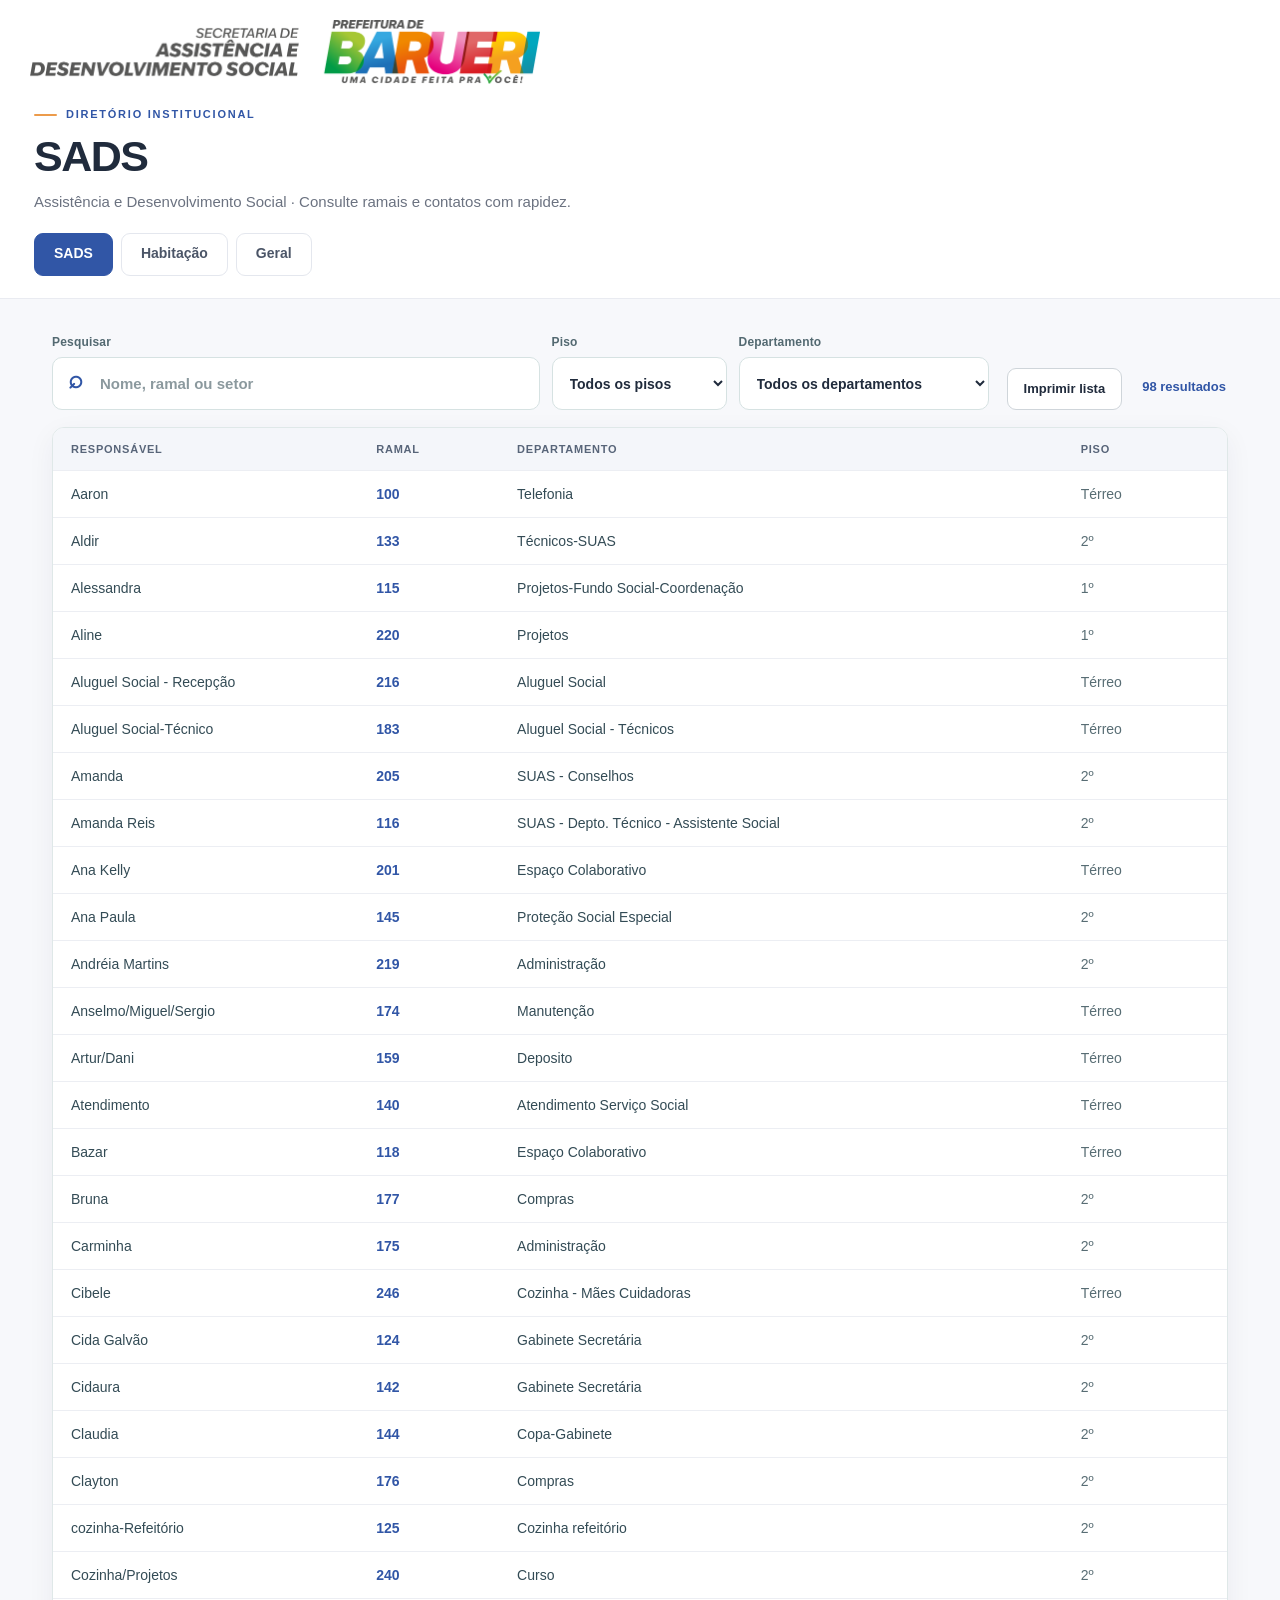
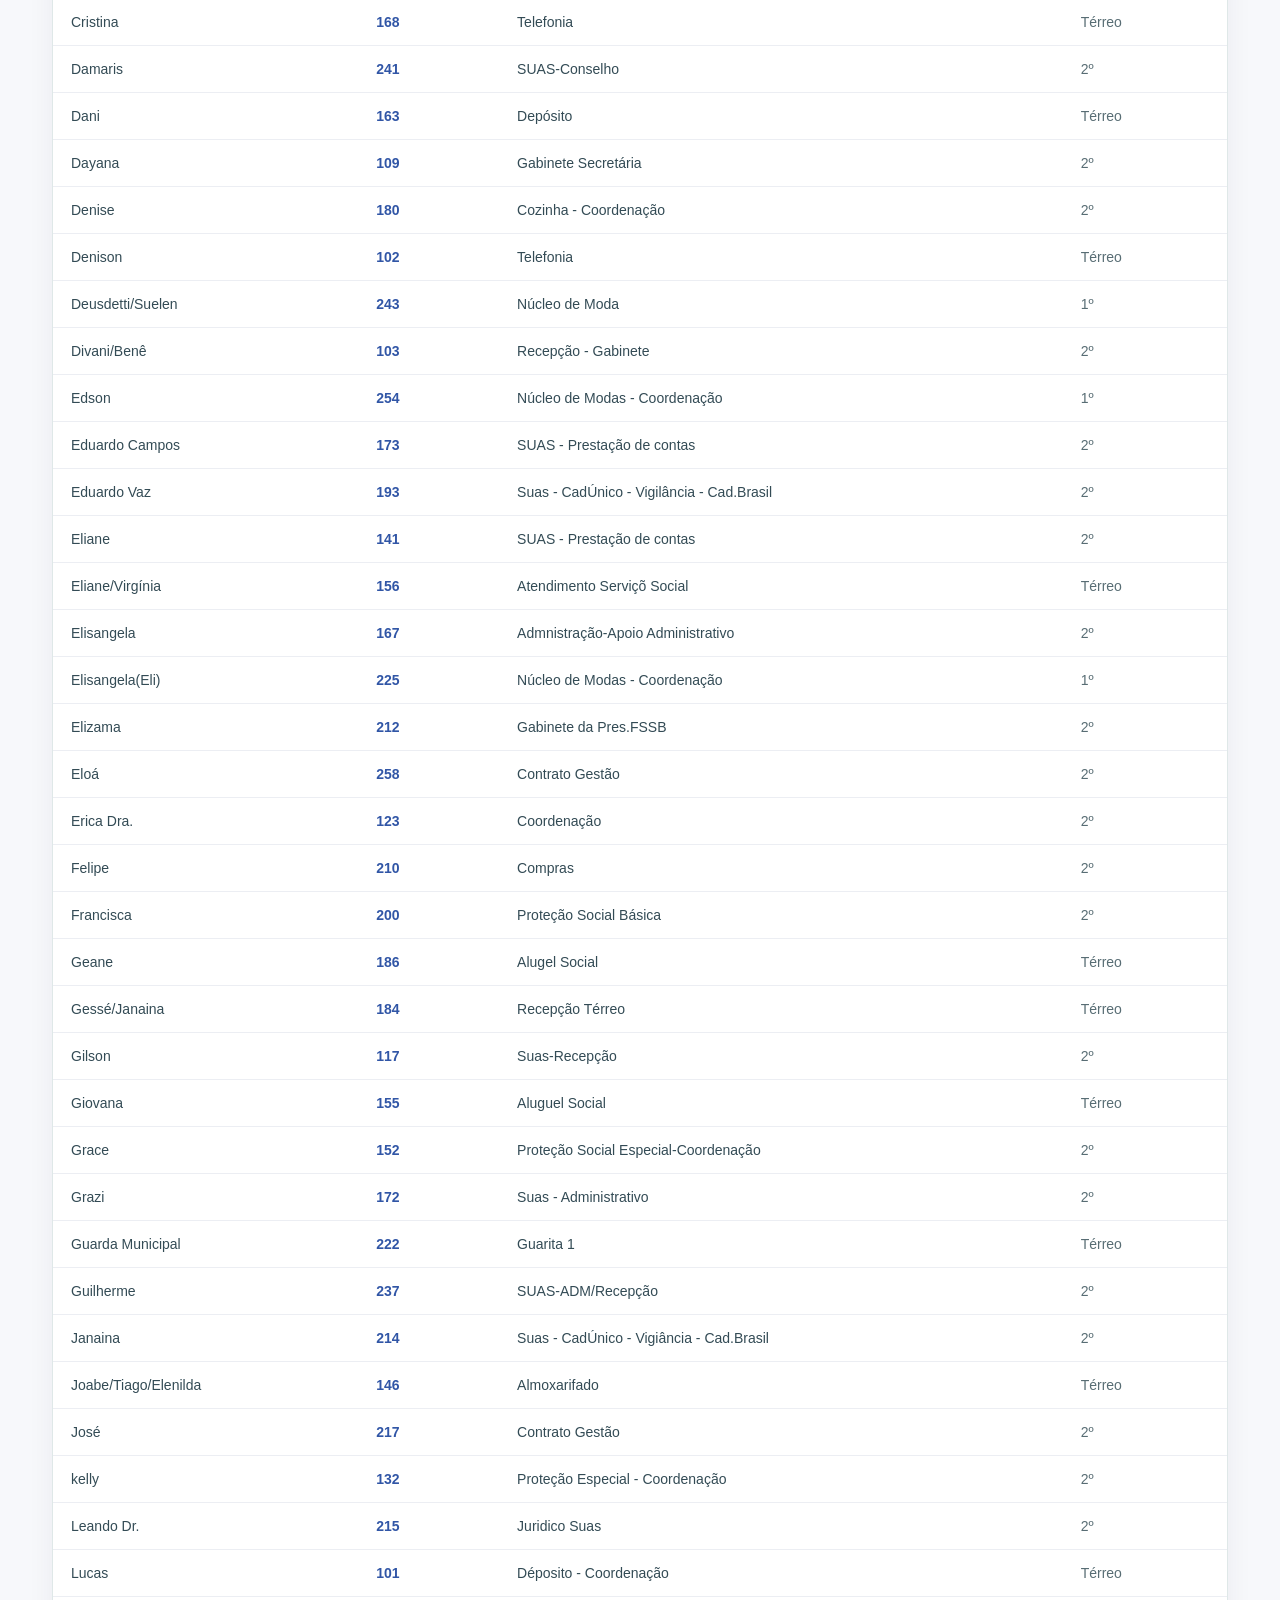
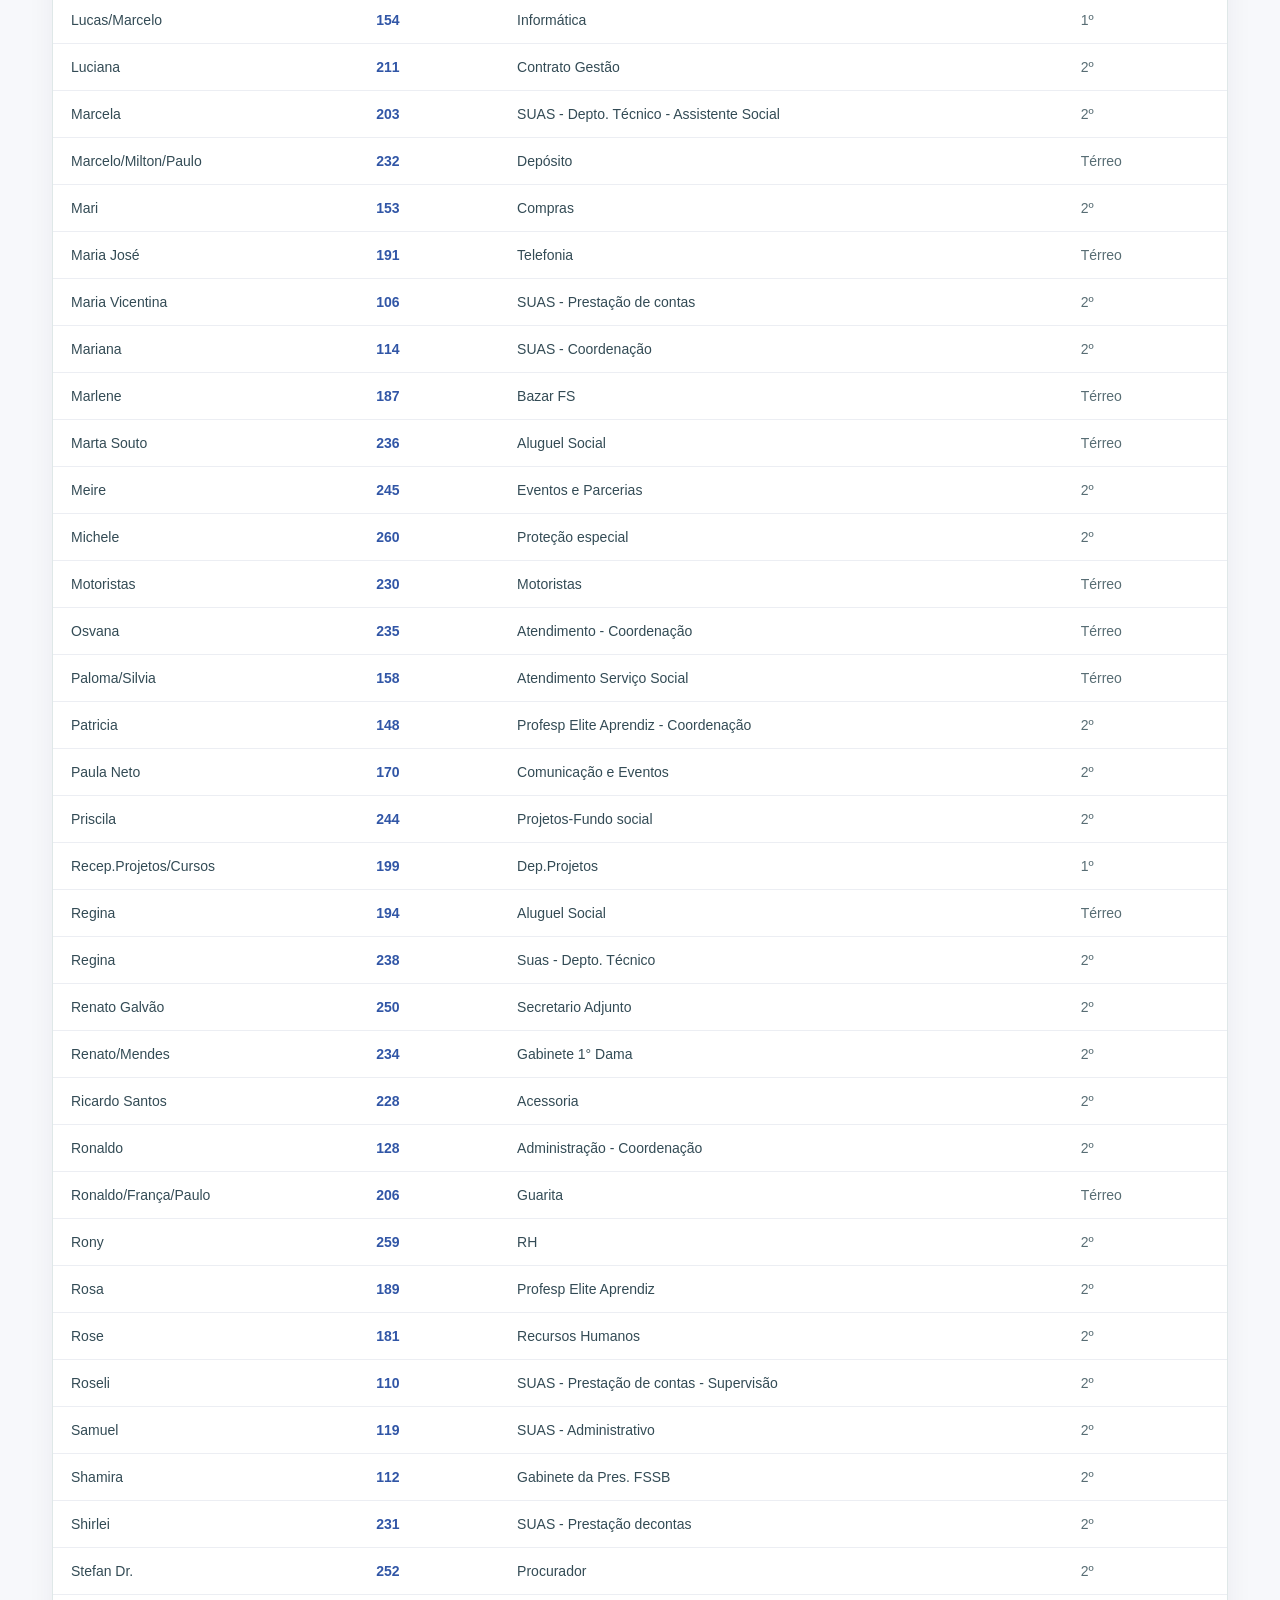
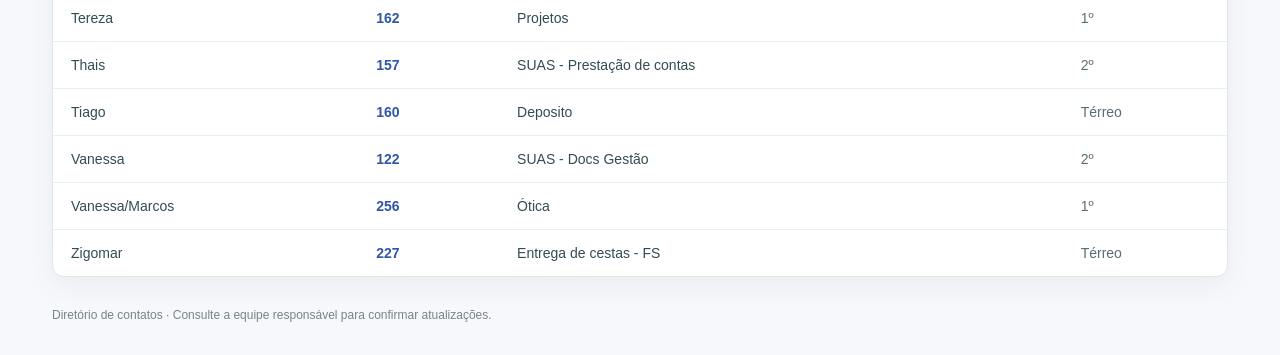
<file: index.html>
<html lang="pt-BR">
<head>
<meta charset="utf-8"/>
<meta content="width=device-width, initial-scale=1" name="viewport"/>
<meta content="#e6d5f4" name="theme-color"/>
<title>Ramais SADS | Diretório de contatos</title>
<link href="favicon.png" rel="icon" type="image/png"/>
<link href="style.css" rel="stylesheet"/>
<meta content="Diretório institucional de ramais e contatos da Prefeitura de Barueri." name="description"/></head>
<body data-section="sads">
<header class="site-header">
<div class="brand-row"><img alt="Assistência e Desenvolvimento Social" src="logo-sads.png"/></div>
<div class="page-intro"><span class="eyebrow">DIRETÓRIO INSTITUCIONAL</span><h1>SADS</h1><p>Assistência e Desenvolvimento Social · Consulte ramais e contatos com rapidez.</p></div>
<nav aria-label="Seções do diretório" class="pagination">
<a aria-current="page" class="active" href="index.html">SADS</a>
<a href="habt.html">Habitação</a>
<a href="geral.html">Geral</a>
</nav>
</header>
<main class="directory">
<div class="print-heading"><h1>Ramais — SADS</h1><p class="print-date"></p></div><div class="print-list" id="printList"></div>
<div class="toolbar"><div class="filter-controls"><label class="filter-field search-field">Pesquisar<div class="search-container"><input aria-label="Pesquisar na lista" autocomplete="off" id="searchInput" placeholder="Nome, ramal ou setor" type="search"/></div></label><label class="filter-field">Piso<select aria-label="Filtrar por piso" id="floorFilter"><option value="">Todos os pisos</option></select></label><label class="filter-field">Departamento<select aria-label="Filtrar por departamento" id="departmentFilter"><option value="">Todos os departamentos</option></select></label></div><button class="print-button" id="printButton" type="button">Imprimir lista</button><div aria-live="polite" class="result-count" id="resultCount"></div></div>
<div class="table-card"><div class="table-scroll">
<table id="phoneTable">



































































































<thead><tr class="table-heading">
<th>Responsável</th>
<th>Ramal</th>
<th>Departamento</th>
<th>piso</th>
</tr></thead><tbody id="phoneTableBody"></tbody></table>
</div></div>
<p class="empty-state" hidden="" id="emptyState">Nenhum contato encontrado. Tente outra busca.</p>
</main>
<footer class="site-footer">Diretório de contatos · Consulte a equipe responsável para confirmar atualizações.</footer>

<script src="data-loader.js"></script></body>
</html>
</file>
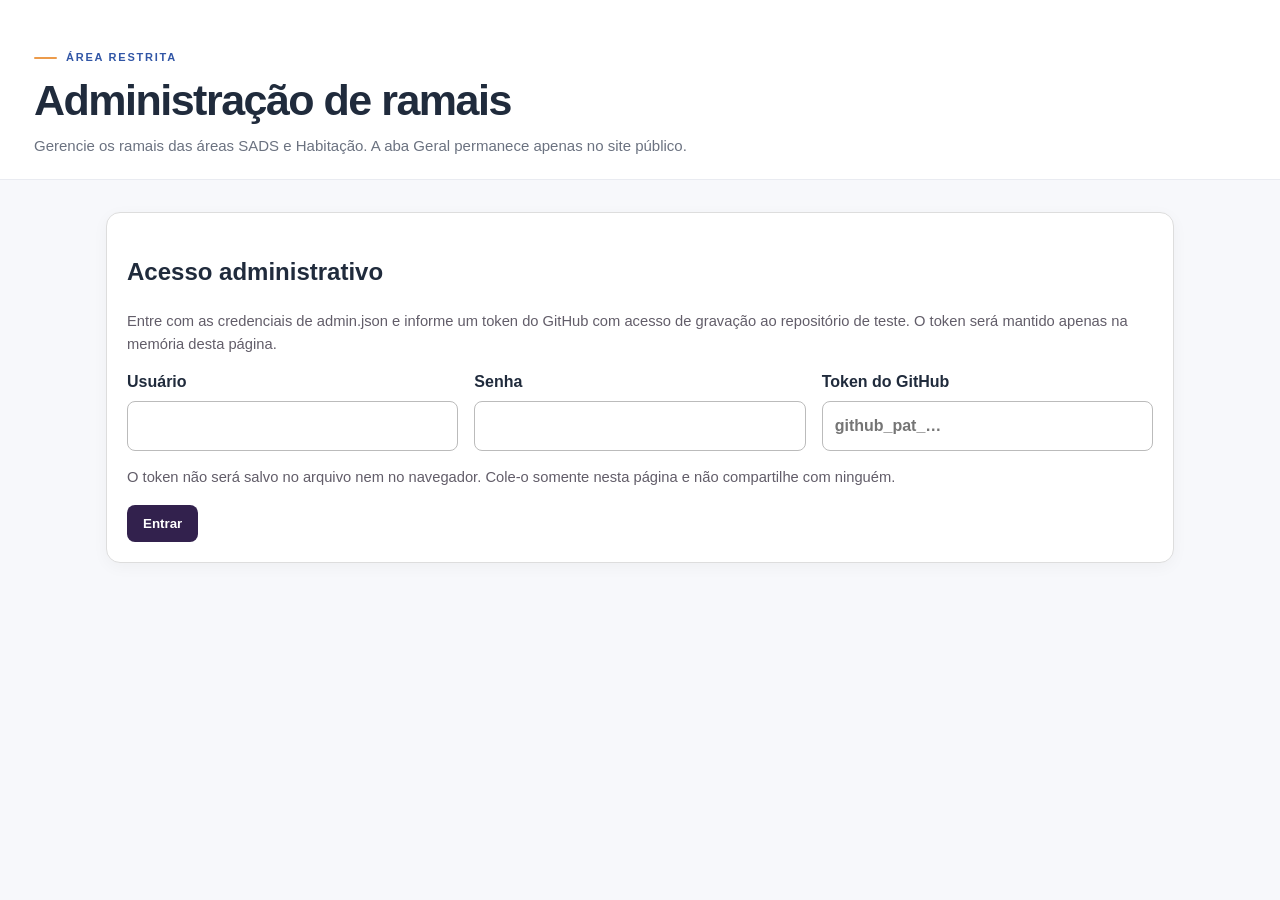
<file: admin.html>
<!doctype html>
<html lang="pt-BR">
<head>
<meta charset="utf-8"><meta name="viewport" content="width=device-width,initial-scale=1">
<meta name="robots" content="noindex,nofollow"><title>Administração de Ramais</title>
<link rel="stylesheet" href="style.css">
<style>
.admin-wrap{max-width:1100px;margin:2rem auto;padding:0 1rem}.admin-card{background:#fff;border:1px solid #ddd;border-radius:14px;padding:1.25rem;margin:1rem 0;box-shadow:0 4px 16px #0000000a}.admin-grid{display:grid;grid-template-columns:repeat(auto-fit,minmax(190px,1fr));gap:1rem}.admin-grid label{display:flex;flex-direction:column;gap:.35rem;font-weight:600}.admin-grid input,.admin-grid select{padding:.75rem;border:1px solid #bbb;border-radius:8px;font:inherit}.admin-actions{display:flex;gap:.6rem;flex-wrap:wrap;margin-top:1rem}.admin-btn{padding:.7rem 1rem;border:0;border-radius:8px;cursor:pointer;font-weight:700;background:#32214d;color:#fff}.admin-btn.secondary{background:#e9e5ee;color:#292035}.admin-btn.danger{background:#a62235}.admin-btn:disabled{opacity:.5;cursor:not-allowed}.admin-status{padding:.75rem 1rem;border-radius:8px;background:#f2f0f5;margin:1rem 0}.admin-status.error{background:#fff0f0;color:#8b1727}.admin-status.success{background:#eaf8ee;color:#17632d}.admin-table-wrap{overflow:auto}.admin-table{width:100%;border-collapse:collapse}.admin-table th,.admin-table td{text-align:left;padding:.65rem;border-bottom:1px solid #eee;white-space:nowrap}.admin-table th{background:#f5f3f7}.admin-table button{margin-right:.35rem}.hidden{display:none!important}.admin-head{display:flex;align-items:center;justify-content:space-between;gap:1rem;flex-wrap:wrap}.muted{color:#625d69;font-size:.92rem}
</style>
</head>
<body>
<header class="site-header"><div class="page-intro"><span class="eyebrow">ÁREA RESTRITA</span><h1>Administração de ramais</h1><p>Gerencie os ramais das áreas SADS e Habitação. A aba Geral permanece apenas no site público.</p></div></header>
<main class="admin-wrap">
<section id="loginCard" class="admin-card"><h2>Acesso administrativo</h2><p class="muted">Entre com as credenciais de admin.json e informe um token do GitHub com acesso de gravação ao repositório de teste. O token será mantido apenas na memória desta página.</p><form id="loginForm"><div class="admin-grid"><label>Usuário<input id="username" autocomplete="username" required></label><label>Senha<input id="password" type="password" autocomplete="current-password" required></label><label>Token do GitHub<input id="githubToken" type="password" autocomplete="off" required placeholder="github_pat_…"></label></div><p class="muted">O token não será salvo no arquivo nem no navegador. Cole-o somente nesta página e não compartilhe com ninguém.</p><div class="admin-actions"><button class="admin-btn" type="submit">Entrar</button></div></form></section>
<section id="app" class="hidden">
<div class="admin-head"><div><h2>Gerenciar ramais</h2><p class="muted">As alterações são enviadas diretamente ao arquivo ramais.json no repositório de teste quando você clicar em “Salvar no GitHub”.</p></div><div class="admin-actions"><button class="admin-btn" id="saveGithubBtn" type="button">Salvar no GitHub</button><button class="admin-btn secondary" id="downloadBtn" type="button">Baixar JSON (backup)</button><button class="admin-btn secondary" id="logoutBtn" type="button">Sair</button></div></div>
<div id="status" class="admin-status" role="status">Carregando dados…</div>
<section class="admin-card"><h3 id="formTitle">Adicionar ramal</h3><form id="contactForm"><div class="admin-grid"><label>Lista<select id="section" required><option value="sads">SADS</option><option value="habitacao">Habitação</option></select></label><label id="nameLabel">Responsável<input id="nameField" required maxlength="160"></label><label id="phoneLabel">Ramal<input id="phoneField" required maxlength="40"></label><label id="deptLabel">Departamento<input id="deptField" maxlength="160"></label><label id="floorLabel">Piso<input id="floorField" maxlength="80"></label></div><div class="admin-actions"><button class="admin-btn" type="submit" id="saveBtn">Adicionar ramal</button><button class="admin-btn secondary hidden" type="button" id="cancelEdit">Cancelar edição</button><button class="admin-btn secondary" type="button" id="newBtn">Limpar formulário</button></div></form></section>
<section class="admin-card"><div class="admin-head"><h3>Ramais cadastrados</h3><input id="filterList" placeholder="Filtrar ramais…" aria-label="Filtrar ramais" style="padding:.7rem;border:1px solid #bbb;border-radius:8px"></div><p class="muted" id="listCount"></p><div class="admin-table-wrap"><table class="admin-table"><thead id="tableHead"></thead><tbody id="tableBody"></tbody></table></div></section>
</section>
</main>
<script src="admin.js"></script>
</body></html>
</file>
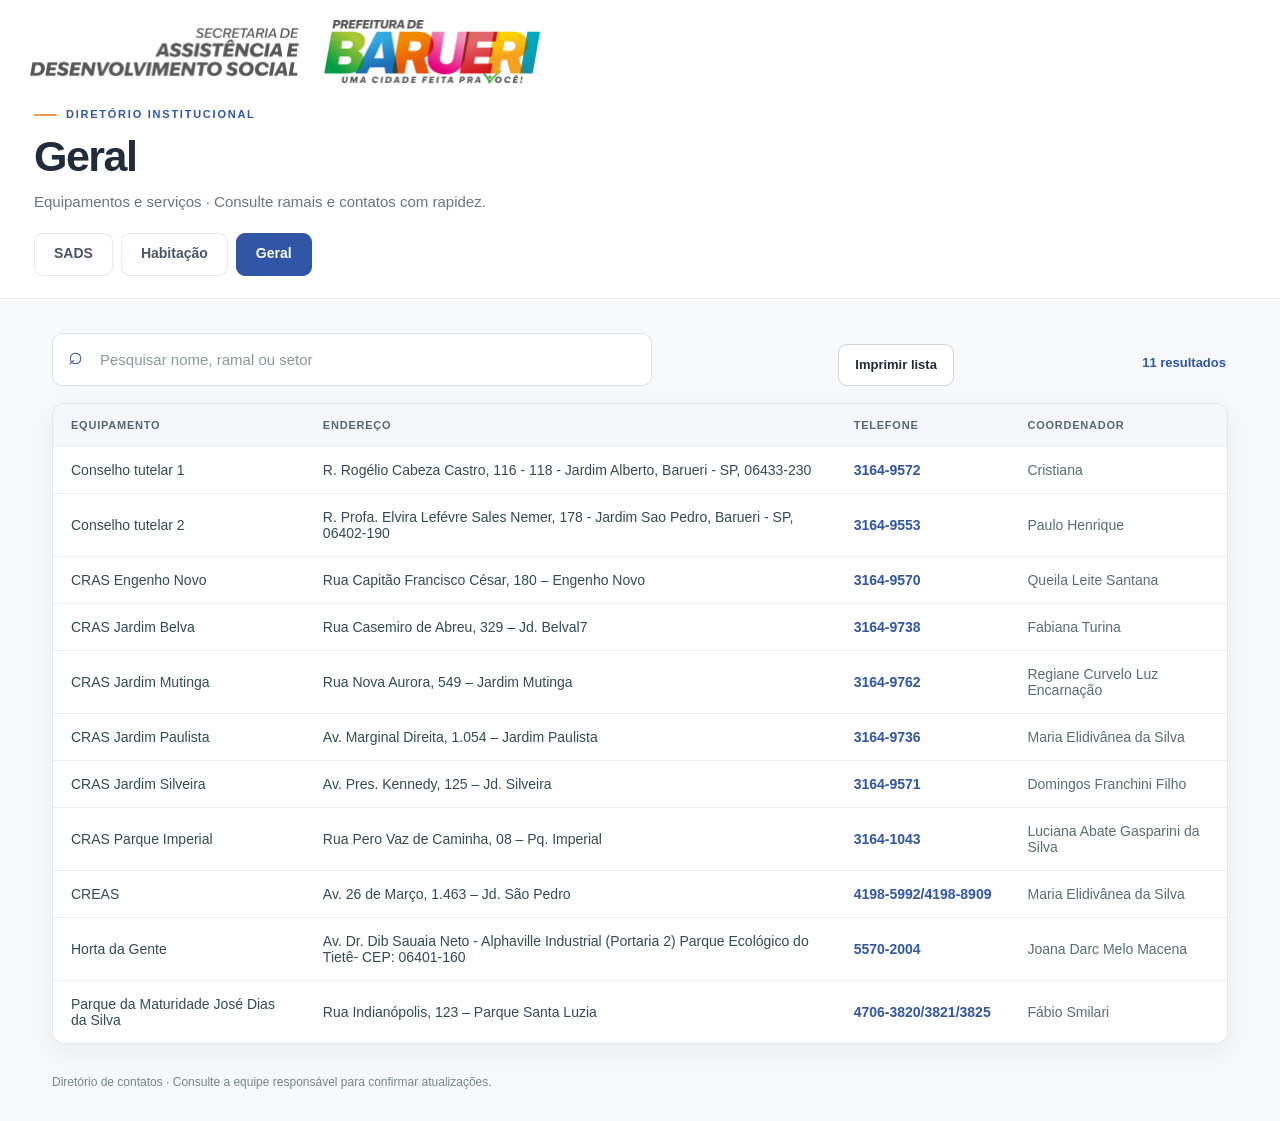
<file: geral.html>
<html lang="pt-BR">
<head>
<meta charset="utf-8"/>
<meta content="width=device-width, initial-scale=1" name="viewport"/>
<meta content="#e6d5f4" name="theme-color"/>
<title>Contatos gerais | Diretório de serviços</title>
<link href="favicon.png" rel="icon" type="image/png"/>
<link href="style.css" rel="stylesheet"/>
<meta content="Diretório institucional de ramais e contatos da Prefeitura de Barueri." name="description"/></head>
<body data-section="geral">
<header class="site-header">
<div class="brand-row"><img alt="Equipamentos e serviços" src="logo-sads.png"/></div>
<div class="page-intro"><span class="eyebrow">DIRETÓRIO INSTITUCIONAL</span><h1>Geral</h1><p>Equipamentos e serviços · Consulte ramais e contatos com rapidez.</p></div>
<nav aria-label="Seções do diretório" class="pagination">
<a href="index.html">SADS</a>
<a href="habt.html">Habitação</a>
<a aria-current="page" class="active" href="geral.html">Geral</a>
</nav>
</header>
<main class="directory directory-geral">
<div class="print-heading"><h1>Lista de locais — Geral</h1><p class="print-date"></p></div><div class="print-list" id="printList"></div>
<div class="toolbar"><div class="search-container"><input aria-label="Pesquisar na lista" autocomplete="off" id="searchInput" placeholder="Pesquisar nome, ramal ou setor" type="search"/></div><button class="print-button" id="printButton" type="button">Imprimir lista</button><div aria-live="polite" class="result-count" id="resultCount"></div></div>
<div class="table-card"><div class="table-scroll">
<table id="phoneTable">












<thead><tr class="table-heading">
<th>Equipamento</th>
<th>Endereço</th>
<th>Telefone</th>
<th>Coordenador</th>
</tr></thead><tbody id="phoneTableBody"></tbody></table>
</div></div>
<p class="empty-state" hidden="" id="emptyState">Nenhum contato encontrado. Tente outra busca.</p>
</main>
<footer class="site-footer">Diretório de contatos · Consulte a equipe responsável para confirmar atualizações.</footer>

<script src="data-loader.js"></script></body>
</html>
</file>
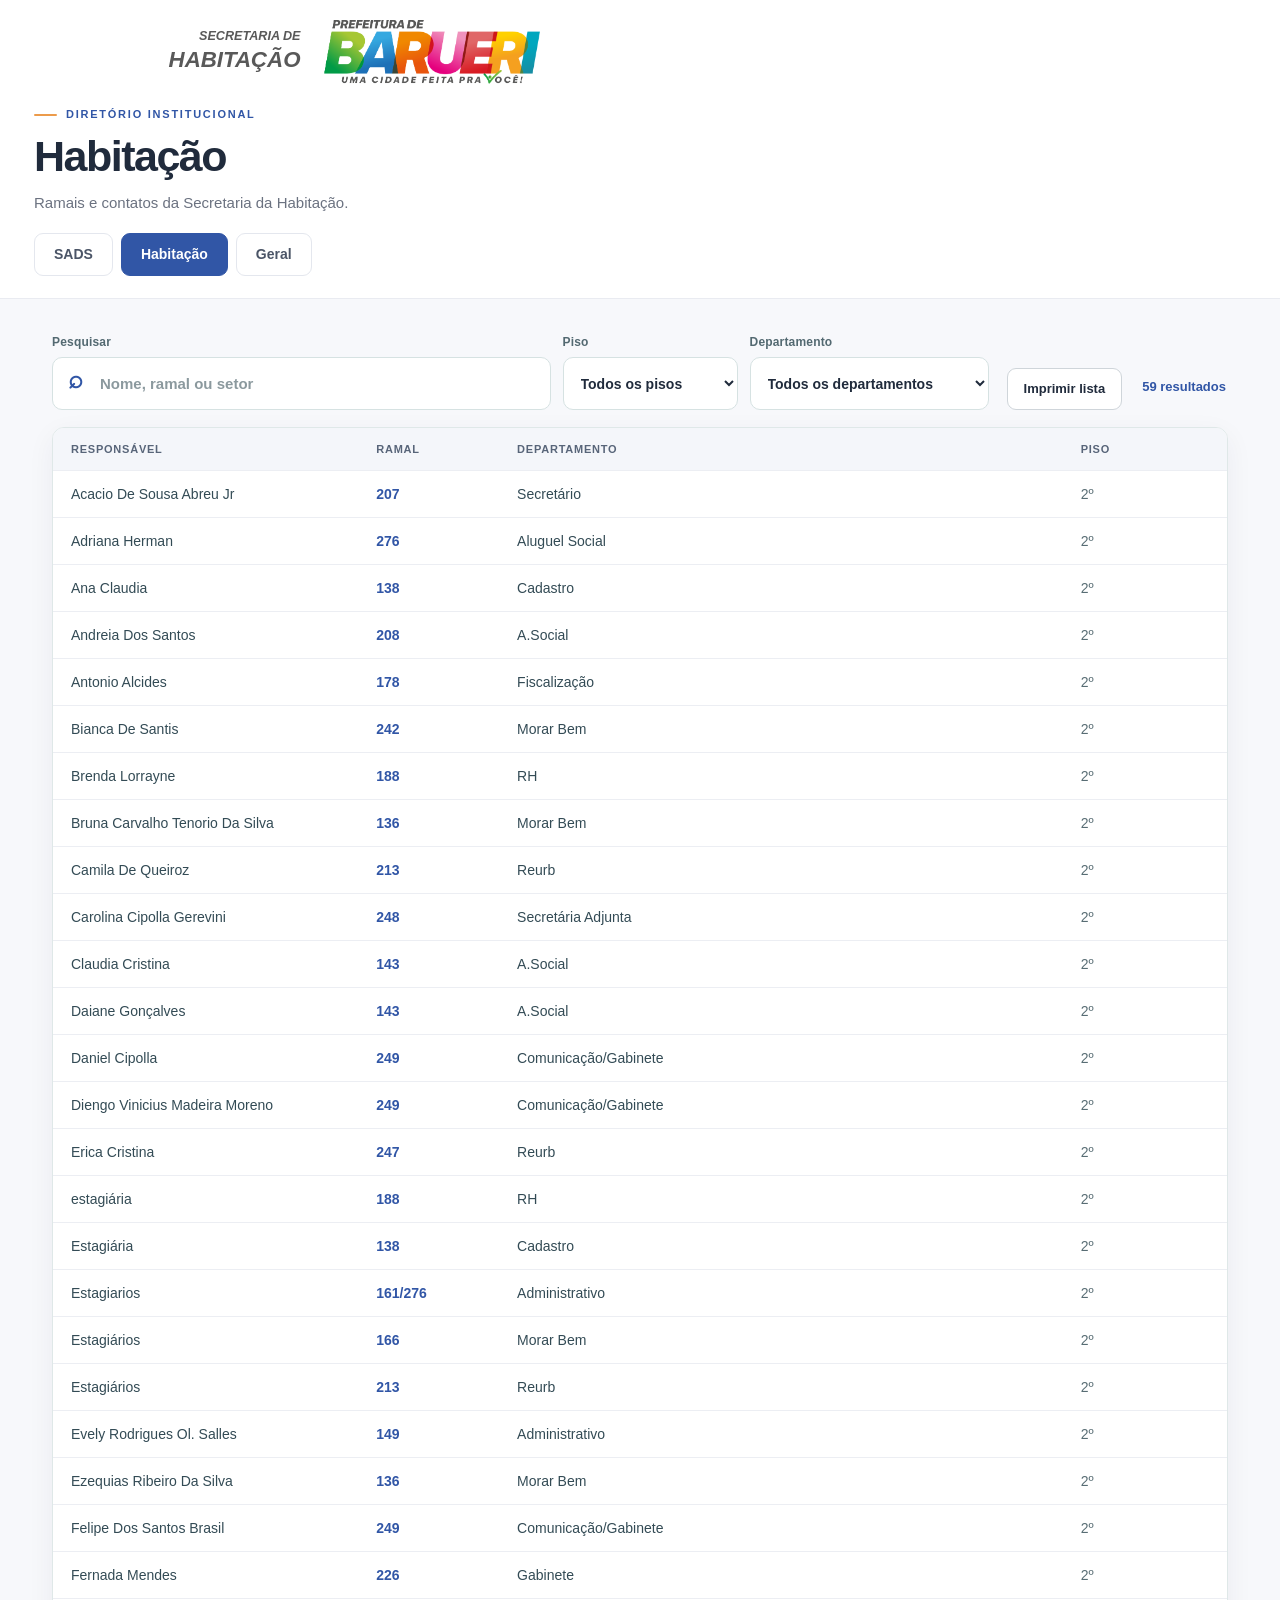
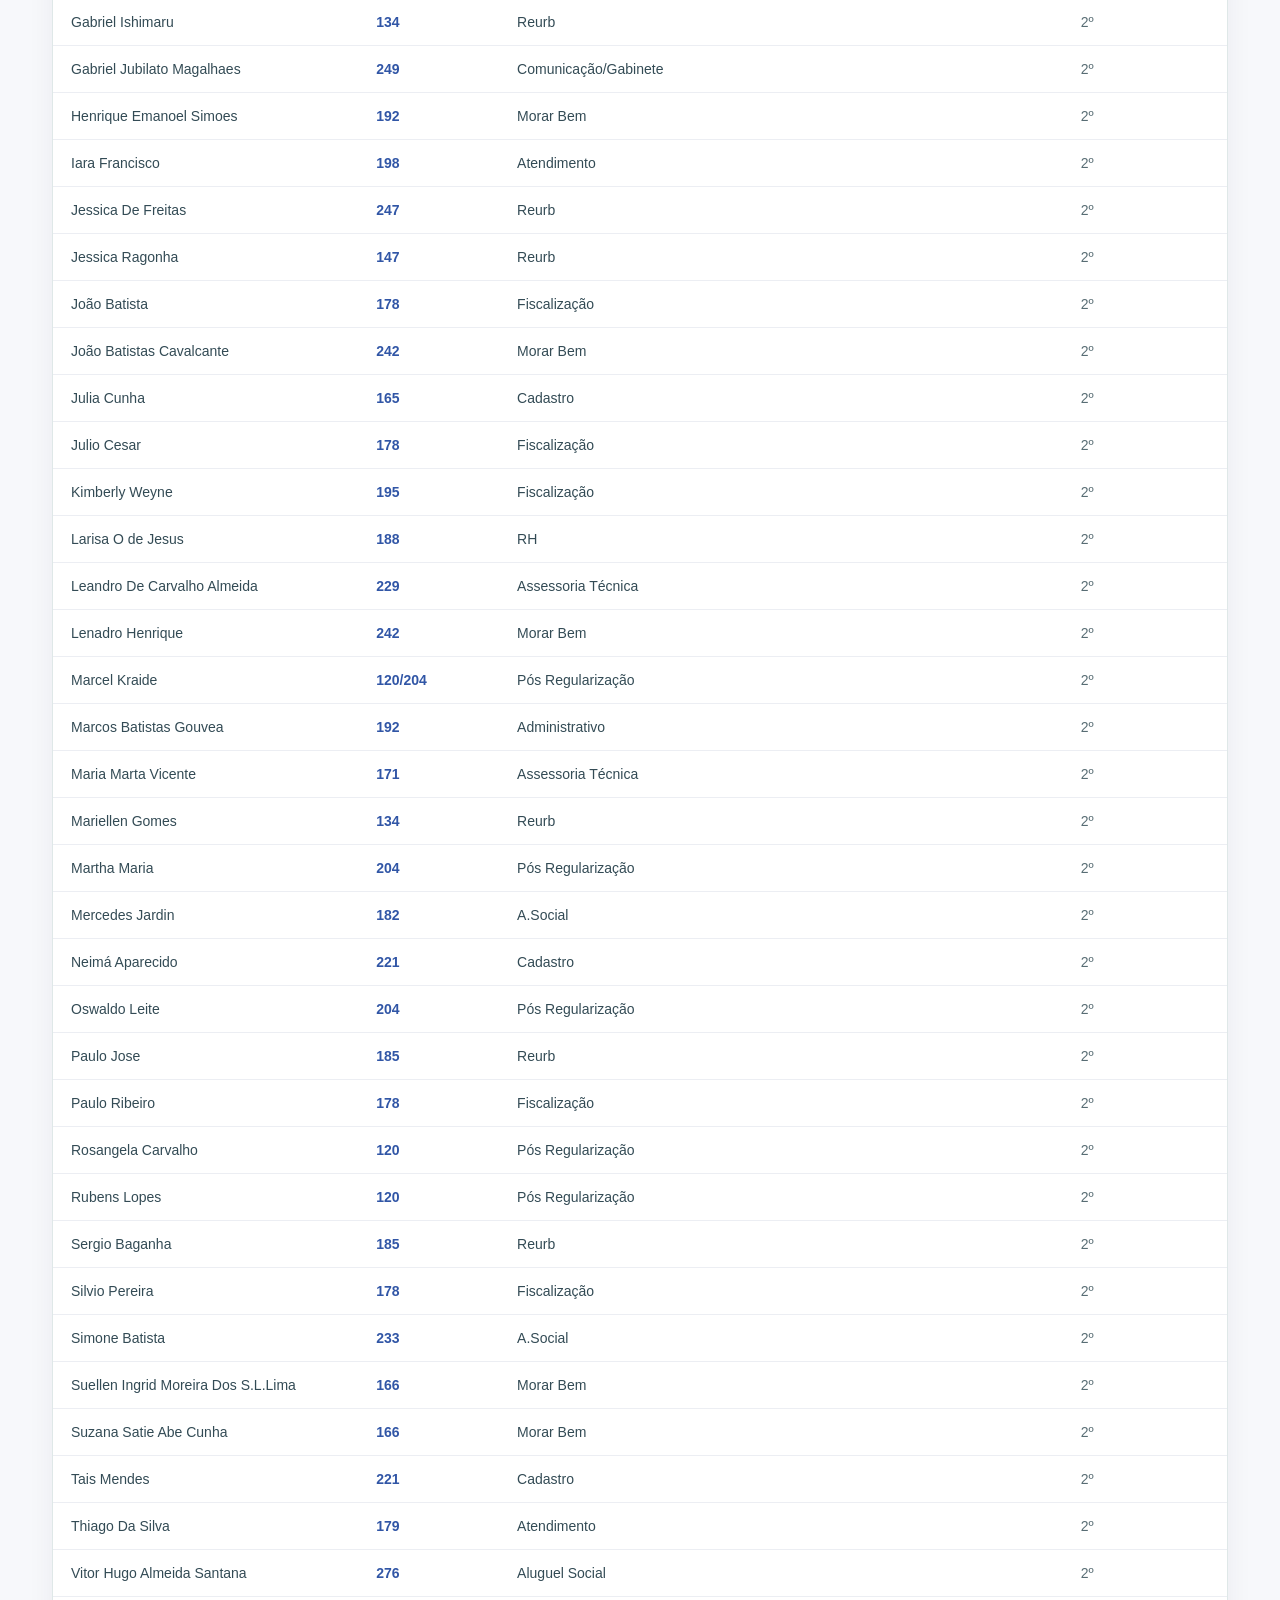
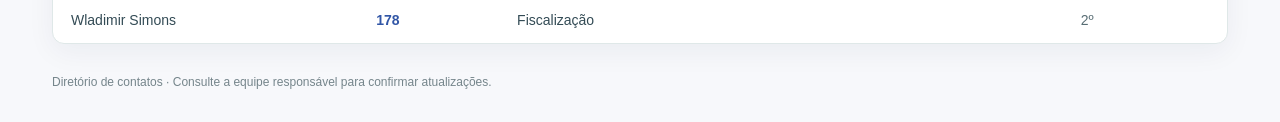
<file: habt.html>
<html lang="pt-BR">
<head>
<meta charset="utf-8"/>
<meta content="width=device-width, initial-scale=1" name="viewport"/>
<meta content="#e6d5f4" name="theme-color"/>
<title>Ramais Habitação | Diretório de contatos</title>
<link href="favicon.png" rel="icon" type="image/png"/>
<link href="style.css" rel="stylesheet"/>
<meta content="Diretório institucional de ramais e contatos da Prefeitura de Barueri." name="description"/></head>
<body data-section="habitacao">
<header class="site-header">
<div class="brand-row brand-row-habt"><img alt="Secretaria de Habitação — Prefeitura de Barueri" src="logo-habitacao.svg"/></div>
<div class="page-intro"><span class="eyebrow">DIRETÓRIO INSTITUCIONAL</span><h1>Habitação</h1><p>Ramais e contatos da Secretaria da Habitação.</p></div>
<nav aria-label="Seções do diretório" class="pagination">
<a href="index.html">SADS</a>
<a aria-current="page" class="active" href="habt.html">Habitação</a>
<a href="geral.html">Geral</a>
</nav>
</header>
<main class="directory">
<div class="print-heading"><h1>Ramais — Habitação</h1><p class="print-date"></p></div><div class="print-list" id="printList"></div>
<div class="toolbar"><div class="filter-controls"><label class="filter-field search-field">Pesquisar<div class="search-container"><input aria-label="Pesquisar na lista" autocomplete="off" id="searchInput" placeholder="Nome, ramal ou setor" type="search"/></div></label><label class="filter-field">Piso<select aria-label="Filtrar por piso" id="floorFilter"><option value="">Todos os pisos</option></select></label><label class="filter-field">Departamento<select aria-label="Filtrar por departamento" id="departmentFilter"><option value="">Todos os departamentos</option></select></label></div><button class="print-button" id="printButton" type="button">Imprimir lista</button><div aria-live="polite" class="result-count" id="resultCount"></div></div>
<div class="table-card"><div class="table-scroll">
<table id="phoneTable">

<!-- Adicione os dados da segunda página aqui -->



























































<thead><tr class="table-heading">
<th>Responsável</th>
<th>Ramal</th>
<th>Departamento</th>
<th>Piso</th>
</tr></thead><tbody id="phoneTableBody"></tbody></table>
</div></div>
<p class="empty-state" hidden="" id="emptyState">Nenhum contato encontrado. Tente outra busca.</p>
</main>
<footer class="site-footer">Diretório de contatos · Consulte a equipe responsável para confirmar atualizações.</footer>

<script src="data-loader.js"></script></body>
</html>
</file>
<file: style.css>
/* Diretório de Ramais — proposta visual premium
   Arquivo de prévia: não altera o site publicado. */
:root {
  color-scheme: light;
  --ink: #172b3b;
  --muted: #637381;
  --brand: #176b63;
  --brand-dark: #104e49;
  --brand-soft: #e5f3ef;
  --accent: #d7a84a;
  --surface: #ffffff;
  --page: #f3f6f7;
  --line: #e0e8e9;
  --focus: #45a99b;
  --shadow: 0 16px 44px rgba(24, 54, 61, .075);
  font-family: Inter, "Segoe UI", Roboto, Arial, sans-serif;
}
* { box-sizing: border-box; }
html { scroll-behavior: smooth; }
body { margin: 0; color: var(--ink); background: var(--page); line-height: 1.55; -webkit-font-smoothing: antialiased; }
a { color: inherit; }
.site-header {
  position: relative; isolation: isolate; overflow: hidden;
  padding: 24px max(22px, calc((100% - 1220px) / 2)) 26px;
  background: linear-gradient(120deg, #fff 0%, #f8fbfa 57%, #eaf5f1 100%);
  border-bottom: 1px solid #dce9e6;
}
.site-header::after { content: ""; position: absolute; z-index: -1; width: 380px; height: 380px; right: -125px; top: -245px; border: 1px solid rgba(23,107,99,.12); border-radius: 50%; box-shadow: 0 0 0 35px rgba(23,107,99,.035), 0 0 0 75px rgba(23,107,99,.025); }
.brand-row { display: flex; align-items: center; gap: 16px; min-height: 54px; }
.brand-row img { display: block; width: auto; max-width: min(100%, 510px); max-height: 72px; object-fit: contain; object-position: left center; }
.page-intro { max-width: 1220px; margin: 26px auto 0; padding: 0 4px; }
.eyebrow { display: inline-flex; align-items: center; gap: 9px; margin-bottom: 9px; color: var(--brand); font-size: 11px; font-weight: 800; letter-spacing: .16em; }
.eyebrow::before { content: ""; width: 23px; height: 2px; border-radius: 2px; background: var(--accent); }
.page-intro h1 { margin: 0; font-size: clamp(30px, 4vw, 43px); line-height: 1.12; letter-spacing: -.045em; font-weight: 780; color: #173442; }
.page-intro p { max-width: 660px; margin: 10px 0 0; color: var(--muted); font-size: 15px; }
.pagination { display: flex; flex-wrap: wrap; gap: 8px; max-width: 1220px; margin: 23px auto 0; padding: 0 4px; }
.pagination a { display: inline-flex; align-items: center; justify-content: center; min-height: 43px; padding: 9px 19px; border: 1px solid #d9e5e3; border-radius: 10px; background: rgba(255,255,255,.72); color: #42605f; text-decoration: none; font-size: 14px; font-weight: 700; transition: background .18s ease, border-color .18s ease, transform .18s ease, box-shadow .18s ease; }
.pagination a:hover { background: white; border-color: #a8cbc3; transform: translateY(-1px); }
.pagination a.active { background: var(--brand); border-color: var(--brand); color: #fff; box-shadow: 0 5px 14px rgba(23,107,99,.18); }
.pagination a:focus-visible, input:focus-visible, select:focus-visible { outline: 3px solid #9ed8cf; outline-offset: 3px; }
main { max-width: 1220px; margin: 34px auto 68px; padding: 0 22px; }
.toolbar { display: flex; align-items: flex-end; justify-content: space-between; gap: 18px; margin-bottom: 17px; }
.filter-controls { display: flex; align-items: flex-end; gap: 12px; flex: 1; flex-wrap: wrap; }
.search-container { position: relative; flex: 1; max-width: 600px; }
.search-container::before { content: "⌕"; position: absolute; left: 16px; top: 7px; color: var(--brand); font-size: 25px; line-height: 1.2; pointer-events: none; }
.search-container input { width: 100%; min-height: 53px; padding: 12px 16px 12px 47px; border: 1px solid #d6e2e2; border-radius: 13px; background: var(--surface); color: var(--ink); font: inherit; font-size: 15px; box-shadow: 0 3px 12px rgba(24,54,61,.035); transition: border-color .18s, box-shadow .18s; }
.search-container input:focus { border-color: #78b9ad; box-shadow: 0 0 0 4px rgba(69,169,155,.11); outline: none; }
.search-container input::placeholder { color: #8b999e; }
.filter-field { display: grid; gap: 6px; color: #536971; font-size: 12px; font-weight: 750; letter-spacing: .015em; }
.search-field { flex: 1; min-width: 240px; max-width: 600px; }
.search-field .search-container { width: 100%; max-width: none; }
.filter-field select { min-height: 53px; max-width: 250px; padding: 10px 38px 10px 13px; border: 1px solid #d6e2e2; border-radius: 13px; background: white; color: var(--ink); font: inherit; font-size: 14px; }
.result-count { padding: 0 2px 13px; color: var(--brand); font-size: 13px; font-weight: 800; white-space: nowrap; }
.table-card { overflow: hidden; border: 1px solid #dfe8e8; border-radius: 17px; background: var(--surface); box-shadow: var(--shadow); }
.table-scroll { overflow-x: auto; }
table { width: 100%; min-width: 680px; border-collapse: separate; border-spacing: 0; font-size: 14px; }
.directory:not(.directory-geral) table { table-layout: fixed; }
.directory:not(.directory-geral) th:nth-child(1), .directory:not(.directory-geral) td:nth-child(1) { width: 26%; }
.directory:not(.directory-geral) th:nth-child(2), .directory:not(.directory-geral) td:nth-child(2) { width: 12%; }
.directory:not(.directory-geral) th:nth-child(3), .directory:not(.directory-geral) td:nth-child(3) { width: 48%; }
.directory:not(.directory-geral) th:nth-child(4), .directory:not(.directory-geral) td:nth-child(4) { width: 14%; }
th, td { padding: 15px 18px; border-bottom: 1px solid #e9eeee; text-align: left; vertical-align: middle; }
th { position: sticky; top: 0; z-index: 1; background: #edf5f3; color: #45615f; font-size: 11px; font-weight: 850; letter-spacing: .09em; text-transform: uppercase; }
td { color: #334b55; }
table tr:not(.table-heading):hover td { background: #f7fbfa; }
table tr:last-child td { border-bottom: 0; }
.directory:not(.directory-geral) td:nth-child(2), .directory-geral td:nth-child(3) { color: var(--brand); font-weight: 800; font-variant-numeric: tabular-nums; white-space: nowrap; }
td:last-child { color: #586d74; }
.empty-state { margin: 16px 0 0; padding: 19px 20px; border: 1px dashed #b9d4ce; border-radius: 13px; color: #536971; background: #fafffe; }
.empty-state[hidden] { display: none; }
.site-footer { max-width: 1220px; margin: -39px auto 30px; padding: 0 22px; color: #75858b; font-size: 12px; }
@media (min-width: 641px) { .directory-geral table { min-width: 850px; } }
@media (max-width: 760px) {
  .site-header { padding: 20px 20px 23px; }
  .brand-row img { max-width: min(100%, 430px); max-height: 64px; }
  .page-intro { margin-top: 24px; padding: 0; }
  .pagination { gap: 7px; margin-top: 20px; padding: 0; }
  .pagination a { min-height: 41px; padding: 8px 14px; font-size: 13px; }
  main { margin: 25px auto 55px; padding: 0 16px; }
  .toolbar { align-items: stretch; flex-direction: column; gap: 10px; }
  .filter-controls { width: 100%; align-items: stretch; gap: 10px; }
  .search-field { flex-basis: 100%; max-width: none; }
  .search-container { width: 100%; max-width: none; }
  .filter-field { flex: 1; min-width: min(100%, 145px); }
  .filter-field select { width: 100%; max-width: none; }
  .result-count { align-self: flex-start; padding: 0 2px; }
  .table-card { overflow: visible; border: 0; background: transparent; box-shadow: none; }
  .table-scroll { overflow: visible; }
  table, .directory:not(.directory-geral) table { display: block; width: 100%; min-width: 0; table-layout: auto; }
  table tr.table-heading { display: none; }
  table tr:not(.table-heading) { display: grid; grid-template-columns: repeat(2, minmax(0, 1fr)); gap: 0 16px; margin: 0 0 12px; padding: 5px 15px; overflow: hidden; border: 1px solid #e0e9e8; border-radius: 14px; background: white; box-shadow: 0 5px 16px rgba(24,54,61,.045); }
  table td, .directory:not(.directory-geral) td:nth-child(n) { display: flex; flex-direction: column; align-items: flex-start; justify-content: center; min-width: 0; width: auto; padding: 11px 0; border-bottom: 1px solid #eef2f2; color: var(--ink); font-size: 13px; white-space: normal; overflow-wrap: anywhere; }
  table td::before { content: attr(data-label); margin-bottom: 4px; color: #7a8c91; font-size: 10px; font-weight: 850; letter-spacing: .08em; text-transform: uppercase; }
  table td:nth-child(1) { grid-column: 1 / -1; font-size: 15px; font-weight: 800; color: #173b42; }
  table td:nth-child(1)::before { color: var(--brand); }
  table td:last-child { border-bottom: 0; }
  .directory-geral table td:nth-child(3) { color: var(--brand); font-weight: 800; }
  .site-footer { margin: -25px auto 25px; padding: 0 18px; line-height: 1.6; }
}
@media (max-width: 390px) {
  .site-header { padding-inline: 15px; }
  main { padding-inline: 12px; }
  .pagination a { flex: 1; padding-inline: 8px; }
  table tr:not(.table-heading) { grid-template-columns: minmax(0, 1fr); }
  table td:nth-child(1) { grid-column: auto; }
}
@media (prefers-reduced-motion: reduce) { *, *::before, *::after { scroll-behavior: auto !important; transition-duration: .01ms !important; animation-duration: .01ms !important; } }



/* Opção 3 — Minimalista claro */
:root { --ink:#202b3c; --muted:#6b7280; --brand:#3156a6; --brand-dark:#24427f; --brand-soft:#edf2ff; --accent:#ec9b4b; --surface:#fff; --page:#f7f8fb; --line:#e7e9ef; --focus:#7c9ce8; --shadow:0 8px 28px rgba(27,39,65,.055); }
.site-header { padding-top:20px; padding-bottom:22px; background:#fff; border-bottom:1px solid #e9ebf1; }
.site-header::after { display:none; }
.brand-row { min-height:50px; }
.page-intro { margin-top:22px; }
.page-intro h1 { color:#202b3c; font-weight:760; letter-spacing:-.035em; }
.eyebrow { color:#3156a6; }
.eyebrow::before { background:#ec9b4b; }
.pagination { margin-top:19px; }
.pagination a { border-color:#e4e7ee; border-radius:9px; color:#4b5567; background:#fff; }
.pagination a:hover { background:#f6f8fc; border-color:#b8c8ed; }
.pagination a.active { color:#fff; background:#3156a6; border-color:#3156a6; box-shadow:none; }
.search-container input { border-radius:10px; box-shadow:none; }
.filter-field select { border-radius:10px; }
.table-card { border-radius:12px; box-shadow:var(--shadow); }
th { background:#f4f6fa; color:#586579; letter-spacing:.07em; }
th,td { border-bottom-color:#eceef3; }
table tr:not(.table-heading):hover td { background:#f8faff; }
.directory:not(.directory-geral) td:nth-child(2),.directory-geral td:nth-child(3) { color:#3156a6; }
.empty-state { border-color:#d6ddea; background:#fff; }


/* Impressão: lista compacta, monocromática e com pouca tabulação */
.print-button { flex: 0 0 auto; min-height: 42px; padding: 9px 16px; border: 1px solid #cfd5da; border-radius: 9px; background: #fff; color: #202b3c; font: inherit; font-size: 13px; font-weight: 750; cursor: pointer; }
.print-button:hover { background: #f4f6f8; }
.print-heading, .print-list { display: none; }
@media print {
  @page { size: A4 landscape; margin: 6mm; }
  html, body { margin: 0 !important; padding: 0 !important; color: #000 !important; background: #fff !important; font-family: Arial, sans-serif !important; font-size: 7pt !important; line-height: 1.1 !important; }
  .site-header, .toolbar, .table-card, .empty-state, .site-footer { display: none !important; }
  main, main.directory, main.directory-geral { display: block !important; width: 100% !important; max-width: none !important; margin: 0 !important; padding: 0 !important; }
  .print-heading { display: block !important; margin: 0 0 3mm !important; padding: 0 0 2mm !important; border-bottom: 1px solid #000 !important; }
  .print-heading h1 { margin: 0 0 1mm !important; color: #000 !important; font-size: 11pt !important; line-height: 1.1 !important; }
  .print-heading p { margin: 0 !important; font-size: 6.5pt !important; }
  .print-list { display: block !important; columns: 4 !important; column-gap: 5mm !important; column-rule: .25pt solid #bbb !important; width: 100% !important; }
  body[data-section="geral"] .print-list { columns: 2 !important; }
  .print-item { display: block !important; break-inside: avoid !important; margin: 0 0 1.3mm !important; padding: 0 0 .8mm !important; border-bottom: .25pt solid #ccc !important; color: #000 !important; font-size: 6.4pt !important; line-height: 1.12 !important; overflow-wrap: anywhere !important; }
  .print-item strong { font-weight: 700 !important; }
  .print-item .print-meta { font-weight: 400 !important; }
  * { box-shadow: none !important; text-shadow: none !important; background: transparent !important; color: #000 !important; }
}
</file>
